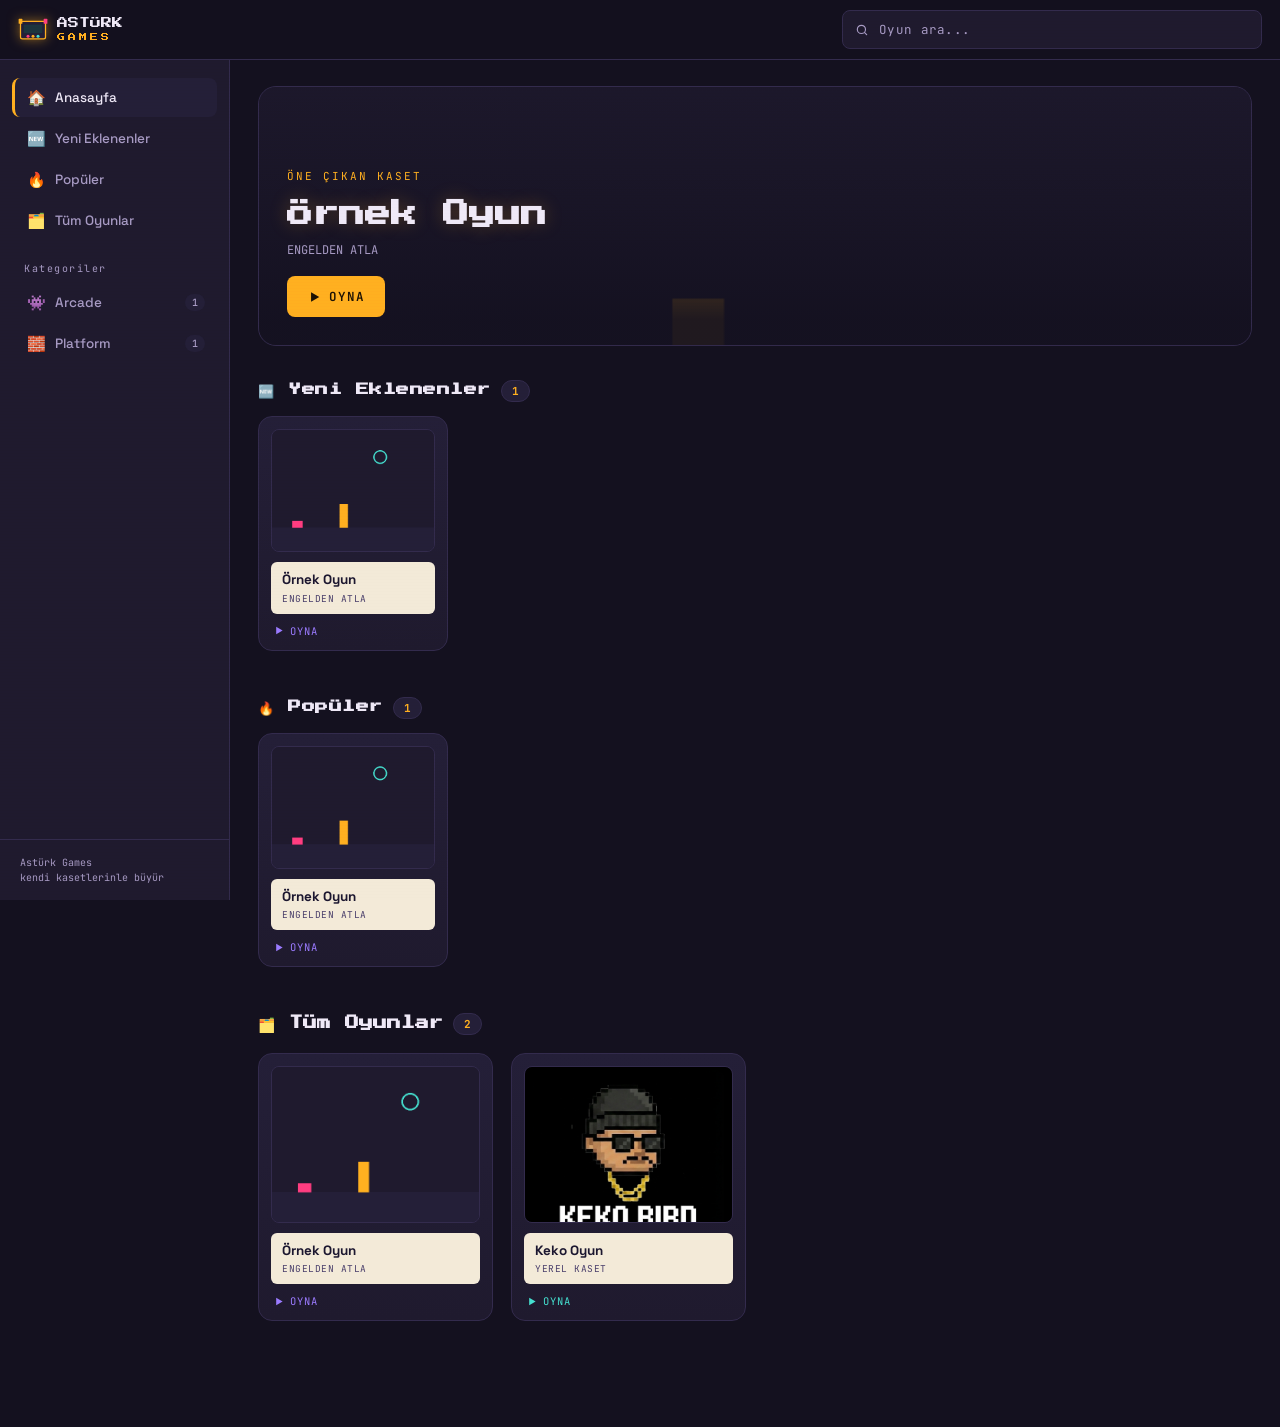
<file: index.html>
<!DOCTYPE html>
<html lang="tr">
<head>
<meta charset="UTF-8">
<meta name="viewport" content="width=device-width, initial-scale=1.0">
<title>Astürk Games</title>
<link rel="icon" href="assets/favicon.svg" type="image/svg+xml">
<link rel="preconnect" href="https://fonts.googleapis.com">
<link rel="preconnect" href="https://fonts.gstatic.com" crossorigin>
<link href="https://fonts.googleapis.com/css2?family=Press+Start+2P&family=Space+Grotesk:wght@400;500;600;700&family=JetBrains+Mono:wght@400;500&display=swap" rel="stylesheet">
<link rel="stylesheet" href="style.css">
</head>
<body>

<div class="scanlines" aria-hidden="true"></div>
<div id="scrim" class="scrim" hidden></div>

<!-- ============ ÜST BAR ============ -->
<header class="topbar">
  <button id="menuToggle" class="menu-toggle" type="button" aria-label="Menüyü aç" aria-expanded="false">
    <span></span><span></span><span></span>
  </button>

  <a class="logo" href="#" data-nav="home">
    <svg class="logo-mark" viewBox="0 0 48 48" fill="none" xmlns="http://www.w3.org/2000/svg" aria-hidden="true">
      <rect x="4" y="10" width="40" height="28" rx="3" fill="var(--panel-2)" stroke="var(--marquee)" stroke-width="2"/>
      <rect x="9" y="15" width="30" height="14" rx="1.5" fill="var(--bg-void)"/>
      <rect x="9" y="15" width="30" height="14" rx="1.5" fill="var(--cyan)" opacity="0.18"/>
      <circle cx="16" cy="34" r="2.4" fill="var(--neon)"/>
      <circle cx="24" cy="34" r="2.4" fill="var(--marquee)"/>
      <circle cx="32" cy="34" r="2.4" fill="var(--cyan)"/>
      <rect x="1" y="6" width="6" height="8" rx="1" fill="var(--marquee)"/>
      <rect x="41" y="6" width="6" height="8" rx="1" fill="var(--neon)"/>
    </svg>
    <span class="logo-word">ASTÜRK<span class="logo-word-accent">GAMES</span></span>
  </a>

  <div class="topbar-search">
    <svg viewBox="0 0 24 24" width="14" height="14" fill="none" aria-hidden="true"><circle cx="11" cy="11" r="7" stroke="currentColor" stroke-width="2"/><path d="m20 20-3.5-3.5" stroke="currentColor" stroke-width="2" stroke-linecap="round"/></svg>
    <input id="searchInput" type="text" placeholder="Oyun ara..." autocomplete="off">
  </div>
</header>

<div class="layout" id="layoutShell">

  <!-- ============ SOL MENÜ ============ -->
  <aside id="sidebar" class="sidebar">
    <nav class="side-nav">
      <ul class="nav-group">
        <li><a href="#" class="nav-link" data-nav="home"><span class="nav-icon">🏠</span>Anasayfa</a></li>
        <li><a href="#" class="nav-link" data-nav="new"><span class="nav-icon">🆕</span>Yeni Eklenenler</a></li>
        <li><a href="#" class="nav-link" data-nav="popular"><span class="nav-icon">🔥</span>Popüler</a></li>
        <li><a href="#" class="nav-link" data-nav="all"><span class="nav-icon">🗂️</span>Tüm Oyunlar</a></li>
      </ul>

      <p class="nav-heading">Kategoriler</p>
      <ul id="categoryNav" class="nav-group nav-group--categories">
        <!-- script.js tarafından games.js'dan otomatik doldurulur -->
      </ul>
    </nav>

    <div class="sidebar-footer">
      <span>Astürk Games</span>
      <span class="sidebar-footer-sub">kendi kasetlerinle büyür</span>
    </div>
  </aside>

  <!-- ============ ANA İÇERİK ============ -->
  <main id="view-library" class="content">

    <section id="heroSection" class="hero" hidden>
      <div class="hero-media" id="heroMedia"></div>
      <div class="hero-info">
        <span class="hero-eyebrow">ÖNE ÇIKAN KASET</span>
        <h1 id="heroTitle" class="hero-title">—</h1>
        <p id="heroTag" class="hero-tag"></p>
        <button id="heroPlayBtn" class="play-btn" type="button">
          <svg viewBox="0 0 24 24" width="14" height="14" fill="none" aria-hidden="true"><path d="M7 4v16l14-8L7 4Z" fill="currentColor"/></svg>
          OYNA
        </button>
      </div>
    </section>

    <div id="sections"><!-- satırlar / grid script.js tarafından buraya render edilir --></div>

    <div id="emptyState" class="empty-state" hidden>
      <div class="empty-slot" aria-hidden="true"></div>
      <p id="emptyText"><strong>Raf boş.</strong> <code>games/</code> klasörüne bir oyun ekleyip <code>games.js</code>’a kaydını düşünce burada belirir.</p>
    </div>
  </main>
</div>

<!-- ============ OYUN OYNATICI ============ -->
<section id="view-player" class="player-view" hidden>
  <div class="player-bar">
    <button id="backBtn" class="eject-btn" type="button">
      <svg viewBox="0 0 24 24" width="16" height="16" fill="none" aria-hidden="true"><path d="M12 5 4 15h16L12 5Z" fill="currentColor"/><rect x="4" y="18" width="16" height="2.5" rx="1" fill="currentColor"/></svg>
      ÇIKAR
    </button>
    <div class="player-meta">
      <span id="playerTitle" class="player-title">—</span>
      <span id="playerPath" class="player-path"></span>
    </div>
    <button id="fullscreenBtn" class="fs-btn" type="button" title="Tam ekran">⛶</button>
  </div>
  <div class="crt-frame">
    <iframe id="gameFrame" title="Oyun ekranı" allow="gamepad; fullscreen; autoplay" allowfullscreen></iframe>
  </div>
</section>

<script src="games.js"></script>
<script src="script.js"></script>
</body>
</html>
</file>
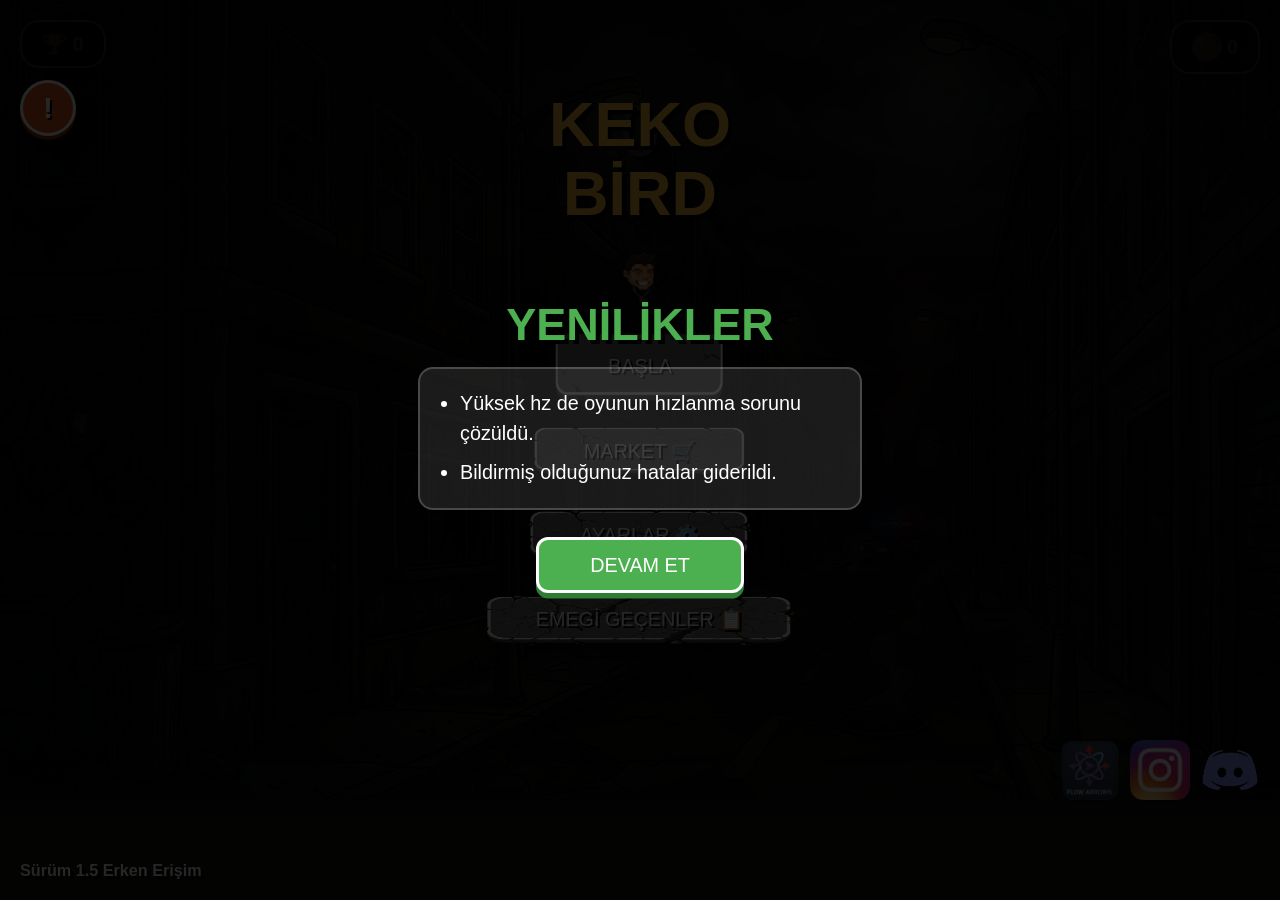
<file: games/keko-oyun/index.html>
<!DOCTYPE html>
<html lang="tr">
<head>
    <meta charset="UTF-8">
    <meta name="viewport" content="width=device-width, initial-scale=1.0, maximum-scale=1.0, user-scalable=no">
    <title>Keko Bird - Sürüm 1.5</title>
    <link rel="icon" type="image/png" href="icon.png">

    <style>
        /* --- CSS STİLLERİ --- */
        body { 
            margin: 0; padding: 0; width: 100vw; height: 100vh; 
            background-color: #222; font-family: 'Arial Black', sans-serif; 
            overflow: hidden; user-select: none; touch-action: none; 
            -webkit-tap-highlight-color: transparent; 
        }
        
        #game-container { 
            position: relative; width: 100%; height: 100%; 
            background-color: #70c5ce; overflow: hidden; 
        }
        
        canvas { 
            display: block; width: 100%; height: 100%; 
            transform: translate3d(0,0,0); will-change: transform;
        }

        .ui-layer { 
            position: absolute; top: 0; left: 0; width: 100%; height: 100%; 
            pointer-events: none; display: flex; flex-direction: column; 
            justify-content: center; align-items: center; z-index: 20; 
            transition: opacity 0.3s ease; 
        }
        .hidden { display: none !important; }
        .fade-out { opacity: 0; pointer-events: none; }
        
        #start-screen, #game-over-screen, #shop-screen, #settings-screen, #pause-screen, #about-screen, #warning-screen, #update-screen { 
            background: rgba(0,0,0,0.85); pointer-events: auto; 
        }
        #start-screen { justify-content: flex-start; padding-top: 10vh; }
        #splash-screen { background-color: #000; z-index: 100; pointer-events: auto; }
        #warning-screen { z-index: 150; }
        #update-screen { z-index: 160; } /* Yenilikler ekranı en üstte çıksın */

        h1 { color: #f4bd39; font-size: 7vh; text-shadow: 4px 4px 0 #000; margin: 0 0 2vh 0; text-align: center; line-height: 1.1; }
        #game-over-screen h1, #pause-screen h1 { color: #ff5252; font-size: 5vw; max-font-size: 30px; margin-bottom: 4vh; padding: 0 20px; }
        
        @keyframes floatBird {
            0% { transform: translateY(0px) rotate(0deg); }
            50% { transform: translateY(-15px) rotate(2deg); }
            100% { transform: translateY(0px) rotate(0deg); }
        }
        #menu-bird-display {
            width: 12vh; height: auto; margin-bottom: 2vh;
            filter: drop-shadow(0 5px 5px rgba(0,0,0,0.5)); 
            animation: floatBird 2s ease-in-out infinite; 
            will-change: transform; 
        }

        /* Genel Buton Stili */
        button { 
            padding: 1.5vh 4vw; font-size: 2.2vh; color: white; border: 3px solid #fff; 
            cursor: pointer; border-radius: 12px; text-transform: uppercase; 
            font-family: 'Arial Black', sans-serif; margin: 0.8vh; 
            transition: transform 0.1s; pointer-events: auto; min-width: 180px; 
            background: #e05513; box-shadow: 0 0.6vh 0 #8a3208;
        }
        button:active { transform: translateY(0.5vh); box-shadow: none !important; }
        
        /* --- RESİMLİ BUTONLAR (ANA MENÜ) --- */
        #btn-start, #btn-market, #btn-settings, #btn-about {
            background-color: transparent !important; border: none !important; box-shadow: none !important;
            display: flex; justify-content: center; align-items: center;
            text-shadow: 2px 2px 0 #000; background-repeat: no-repeat; background-position: center;
            min-height: 70px; min-width: 200px;
        }
        #btn-start:active, #btn-market:active, #btn-settings:active, #btn-about:active { transform: scale(0.95); }

        #btn-start { background-image: url('baslama_butonu.png'); background-size: 160% 120%; }
        #btn-market { background-image: url('market_butonu.png'); background-size: 137% 150%; }
        #btn-settings { background-image: url('ayarlar_butonu.png'); background-size: 137% 150%; }
        #btn-about { background-image: url('eg_butonu.png'); background-size: 137% 150%; }

        /* --- GERİ DÖN BUTONLARI --- */
        #btn-back-settings, #btn-back-shop, #btn-back-about {
            background-color: transparent !important; border: none !important; box-shadow: none !important;
            display: flex; justify-content: center; align-items: center;
            text-shadow: 2px 2px 0 #000; background-repeat: no-repeat; background-position: center;
            min-height: 60px; min-width: 180px;
        }
        #btn-back-settings:active, #btn-back-shop:active, #btn-back-about:active { transform: scale(0.95); }

        #btn-back-settings { background-image: url('Ayarlar_gr.png'); background-size: 150% 280%; }
        #btn-back-shop { background-image: url('Market_gr.png'); background-size: 150% 300%; }
        #btn-back-about { background-image: url('Emek_gr.png'); background-size: 150% 300%; }

        /* --- KAYBETME EKRANI BUTONLARI --- */
        #btn-retry, #btn-home-over, #btn-market-over {
            background-color: transparent !important; border: none !important; box-shadow: none !important;
            display: flex; justify-content: center; align-items: center;
            text-shadow: 2px 2px 0 #000; background-repeat: no-repeat; background-position: center;
            min-height: 60px; min-width: 180px;
        }
        #btn-retry:active, #btn-home-over:active, #btn-market-over:active { transform: scale(0.95); }

        #btn-retry { background-image: url('kb_tekrar.png'); background-size: 137% 150%; }
        #btn-home-over { background-image: url('kb_mn.png'); background-size: 137% 150%; }
        #btn-market-over { background-image: url('kb_mt.png'); background-size: 137% 150%; }

        /* --- DURAKLATMA MENÜSÜ BUTONLARI (YENİ) --- */
        #btn-resume, #btn-home-pause {
            background-color: transparent !important; border: none !important; box-shadow: none !important;
            display: flex; justify-content: center; align-items: center;
            text-shadow: 2px 2px 0 #000; background-repeat: no-repeat; background-position: center;
            min-height: 60px; min-width: 180px;
        }
        #btn-resume:active, #btn-home-pause:active { transform: scale(0.95); }

        /* Devam Et */
        #btn-resume { background-image: url('dr_dr.png'); background-size: 137% 100%; }
        
        /* Menüye Dön (Pause) */
        #btn-home-pause { background-image: url('dr_mn.png'); background-size: 137% 150%; }

        /* --- DURDURMA BUTONU (OYUN İÇİ) --- */
        #pause-btn { 
            top: 80px; left: 20px; 
            background-color: transparent !important; 
            border: none !important; 
            box-shadow: none !important; 
            border-radius: 0 !important;
            background-image: url('Durdurma_bt.png');
            background-size: 150% 100%;
            background-repeat: no-repeat;
            background-position: center;
            display: block; 
            z-index: 30;
            width: 60px; height: 60px; 
        }
        #pause-btn:active { transform: scale(0.95); }

        /* Diğer Renkli Butonlar */
        .btn-green { background: #4caf50; box-shadow: 0 0.6vh 0 #2e7d32; }
        .btn-blue { background: #2196F3; box-shadow: 0 0.6vh 0 #0b5fa5; }
        .btn-gray { background: #607D8B; box-shadow: 0 0.6vh 0 #455A64; }
        
        .icon-btn { position: absolute; width: 50px; height: 50px; cursor: pointer; z-index: 50; transition: transform 0.1s; pointer-events: auto; }
        .icon-btn:active { transform: scale(0.9); }
        .icon-btn img { width: 100%; height: 100%; object-fit: contain; filter: drop-shadow(0 2px 0 rgba(0,0,0,0.5)); }
        
        #discord-btn { bottom: 100px; right: 20px; width: 60px; height: 60px; }
        #instagram-btn { bottom: 100px; right: 90px; width: 60px; height: 60px; }
        #flow-btn { bottom: 100px; right: 160px; width: 60px; height: 60px; }

        /* --- BİLGİ BUTONU (SOL ÜST) --- */
        #info-btn { top: 80px; left: 20px; width: 50px; height: 50px; z-index: 40;}
        .info-circle {
            background: #e05513; color: white; border: 3px solid white;
            border-radius: 50%; width: 100%; height: 100%;
            display: flex; justify-content: center; align-items: center;
            font-size: 30px; font-weight: bold; box-shadow: 0 4px 0 #8a3208;
            text-shadow: 2px 2px 0 #000;
        }

        .box-panel { background: rgba(255,255,255,0.1); padding: 20px; border-radius: 15px; text-align: center; width: 85%; max-width: 400px; border: 2px solid rgba(255,255,255,0.2); margin-bottom: 20px; }
        .hud-score { position: absolute; top: 20px; font-size: 20px; color: #fff; background: rgba(0,0,0,0.6); padding: 10px 20px; border-radius: 20px; border: 2px solid #fff; z-index: 15; font-weight: bold; }
        #total-coins-display { right: 20px; color: #ffeb3b; display: flex; align-items: center; gap: 5px; } 
        #high-score-display { left: 20px; }
        #score-board { position: absolute; top: 10%; width: 100%; text-align: center; font-size: 8vh; color: white; text-shadow: 4px 4px 0 #000; z-index: 10; pointer-events: none; }

        .setting-item { display: flex; flex-direction: column; align-items: center; margin-bottom: 15px; width: 100%; }
        .setting-label { color:white; font-size: 2vh; margin-bottom: 5px; text-shadow: 1px 1px 0 #000; }
        input[type=range] { -webkit-appearance: none; width: 90%; height: 10px; background: #ddd; border-radius: 5px; outline: none; border: 2px solid #543847; margin-top: 10px; }
        input[type=range]::-webkit-slider-thumb { -webkit-appearance: none; appearance: none; width: 25px; height: 25px; background: #e05513; cursor: pointer; border-radius: 50%; border: 2px solid #fff; }

        .shop-grid { display: grid; grid-template-columns: repeat(2, 1fr); gap: 2vh; max-height: 50vh; overflow-y: auto; padding: 2vh; background: rgba(255,255,255,0.1); border-radius: 15px; width: 90%; max-width: 600px; }
        .shop-item { background: #ded895; border: 3px solid #543847; border-radius: 10px; padding: 1vh; display: flex; flex-direction: column; align-items: center; position: relative; }
        .shop-item img { width: 80%; height: auto; object-fit: contain; margin-bottom: 1vh; }
        .selected-badge { position: absolute; top: -10px; right: -10px; background: #f44336; color: white; width: 30px; height: 30px; line-height: 30px; text-align: center; border-radius: 50%; border: 2px solid white; display: none; z-index: 5; font-weight: bold; }
        .shop-item.active { border-color: #f44336; box-shadow: 0 0 15px #f44336; }
        .shop-item.active .selected-badge { display: block; }

        .splash-bg { position: absolute; top: 0; left: 0; width: 100%; height: 100%; background: #222; z-index: -1; }
        #splash-screen img { width: 50%; max-width: 250px; margin-bottom: 30px; animation: breathe 3s infinite ease-in-out; }
        .loader-container { width: 60%; max-width: 300px; height: 10px; background-color: rgba(255,255,255,0.2); border-radius: 10px; overflow: hidden; margin-bottom: 10px; border: 1px solid rgba(255,255,255,0.3); }
        .loader-bar { height: 100%; width: 0%; background: linear-gradient(90deg, #e05513, #f4bd39); border-radius: 10px; transition: width 0.2s ease-out; }

        .role-title { color: #f4bd39; font-size: 2.5vh; font-weight: bold; margin-bottom: 5px; text-decoration: underline; text-shadow: 2px 2px 0 #000; }
        .name { color: white; font-size: 2.5vh; font-weight: bold; text-shadow: 1px 1px 0 #000; }
        
        .version-text {
            position: fixed; 
            bottom: 20px;    
            left: 20px;
            color: #ffffff; 
            font-size: 1.8vh; 
            font-family: 'Arial Black', sans-serif;
            font-weight: bold;
            pointer-events: none;
            text-shadow: 3px 3px 0 #000;
            z-index: 99999;
        }

        .coin-icon {
            width: 30px;
            height: auto;
            vertical-align: middle;
            filter: drop-shadow(0 2px 0 rgba(0,0,0,0.5));
        }

        @keyframes breathe { 0%, 100% { transform: scale(1); } 50% { transform: scale(1.05); } }
    </style>
</head>
<body>

    <div id="game-container">
        <canvas id="gameCanvas"></canvas>
        
        <div id="total-coins-display" class="hud-score">
            <img src="50kuruş1.png" class="coin-icon" alt="Para"> 
            <span id="total-coins">0</span>
        </div>
        
        <div id="high-score-display" class="hud-score">🏆 <span id="high-score">0</span></div>
        <div id="score-board">0</div>

        <div id="pause-btn" class="icon-btn hidden" onclick="togglePause()"></div>

        <div id="info-btn" class="icon-btn hidden" onclick="openWarning()">
            <div class="info-circle">!</div>
        </div>

        <div id="splash-screen" class="ui-layer">
            <div class="splash-bg"></div>
            <img src="logo.png" alt="Logo" onerror="this.style.display='none'">
            <div class="loader-container"><div class="loader-bar" id="loader-bar"></div></div>
            <div class="loading-text" id="loading-text">YÜKLENİYOR...</div>
        </div>

        <div id="start-screen" class="ui-layer hidden">
            <h1>KEKO<br>BİRD</h1>
            <img id="menu-bird-display" src="kus1.png" alt="Seçili Karakter">
            
            <button id="btn-start" onclick="startGame()">BAŞLA</button>
            <button id="btn-market" onclick="openShop()">MARKET 🛒</button>
            <button id="btn-settings" onclick="openSettings()">AYARLAR ⚙️</button>
            <button id="btn-about" onclick="openAbout()">EMEGİ GEÇENLER 📋</button>
            
            <div class="version-text">Sürüm 1.5 Erken Erişim</div>
        </div>
        
        <a href="https://discord.gg/la-town-835857029426839572" target="_blank" class="icon-btn" id="discord-btn">
            <img src="discord.png" alt="Discord" onerror="this.style.display='none'">
        </a>
        <a href="https://www.instagram.com/asturk_game?igsh=eDVpNGljbnUxNDk=" target="_blank" class="icon-btn" id="instagram-btn">
            <img src="instagram.png" alt="Instagram" onerror="this.style.display='none'">
        </a>
        <a href="https://play.google.com/store/apps/details?id=flow.arrows&pcampaignid=web_share" target="_blank" class="icon-btn" id="flow-btn">
            <img src="flow.png" alt="Flow Arrows" onerror="this.style.display='none'">
        </a>

        <div id="update-screen" class="ui-layer hidden">
            <h1 style="font-size: 5vh; color: #4caf50; margin-bottom: 2vh;">YENİLİKLER</h1>
            <div class="box-panel" style="font-size: 2.2vh; color: white; line-height: 1.5; font-family: 'Arial Black', sans-serif; text-align: left;">
                <ul style="padding-left: 20px; margin: 0;">
                    <li style="margin-bottom: 10px;">Yüksek hz de oyunun hızlanma sorunu çözüldü.</li>
                    <li>Bildirmiş olduğunuz hatalar giderildi.</li>
                </ul>
            </div>
            <button class="btn-green" onclick="closeUpdate()">DEVAM ET</button>
        </div>

        <div id="warning-screen" class="ui-layer hidden">
            <h1 style="font-size: 5vh; color: #f4bd39; margin-bottom: 2vh;">BİLGİLENDİRME</h1>
            <div class="box-panel" style="font-size: 2.2vh; color: white; line-height: 1.5; font-family: 'Arial Black', sans-serif;">
                Oyunumuz daha erken erişim olduğu için hatalarla karşılaşmanız normal.<br><br>
                Hataları ve düşüncelerinizi bize Instagram'dan iletmeyi unutmayın!
            </div>
            <button class="btn-green" onclick="closeWarning()">ANLADIM</button>
        </div>

        <div id="pause-screen" class="ui-layer hidden">
            <h1 id="txt-pause-title">BAŞARAMADIK ABİ</h1>
            <button id="btn-resume" onclick="togglePause()">DEVAM ET ▶</button>
            <button id="btn-home-pause" onclick="resetGame()">MENÜYE DÖN 🏠</button>
        </div>

        <div id="settings-screen" class="ui-layer hidden">
            <h1 id="txt-settings-title">AYARLAR</h1>
            <div class="box-panel">
                <div class="setting-item">
                    <div id="lbl-sfx" class="setting-label">ZIPLAMA SESİ</div>
                    <button id="sfx-btn" class="btn-green" onclick="toggleJumpMute()">AÇIK 🔊</button>
                    <input type="range" id="slider-jump" min="0" max="1" step="0.1" value="1" oninput="setJumpVolume(this.value)">
                </div>
                <div class="setting-item">
                    <div id="lbl-sound" class="setting-label">ÖLÜM SESİ</div>
                    <button id="sound-btn" class="btn-green" onclick="toggleDeathMute()">AÇIK 🔊</button>
                    <input type="range" id="slider-death" min="0" max="1" step="0.1" value="1" oninput="setDeathVolume(this.value)">
                </div>
                <div class="setting-item">
                    <div id="lbl-lang" class="setting-label">DİL / LANGUAGE</div>
                    <button id="lang-btn" class="btn-blue" onclick="toggleLanguage()">TÜRKÇE 🇹🇷</button>
                </div>
            </div>
            <button id="btn-back-settings" onclick="closeSettings()">GERİ DÖN</button>
        </div>

        <div id="about-screen" class="ui-layer hidden">
            <h1 id="txt-team-title">EKİP</h1>
            <div class="box-panel">
                <div id="lbl-producer" class="role-title">YAPIMCI</div>
                <div class="name">Yusuf Ayan</div>
            </div>
            <button id="btn-back-about" onclick="closeAbout()">GERİ DÖN</button>
        </div>

        <div id="game-over-screen" class="ui-layer hidden">
            <h1 id="txt-gameover-title">BAŞARAMADIK ABİ</h1>
            <div class="box-panel">
                <div id="lbl-score" style="color:#e05513; font-size:1.5vh;">BU TUR SKORU</div>
                <div style="font-size:5vh; color:#fff;" id="final-score">0</div>
                <div style="margin:10px 0; border-bottom:2px dashed #543847;"></div>
                <div id="lbl-total-coins" style="color:#e05513; font-size:1.5vh;">TOPLAM 50 KURUŞUN</div>
                
                <div style="font-size:3vh; color:#fff; display: flex; align-items: center; justify-content: center; gap: 5px;">
                    <img src="50kuruş2.png" class="coin-icon" alt="Para"> 
                    <span id="final-total-coins">0</span>
                </div>
                
            </div>
            <button id="btn-retry" onclick="retryGame()">TEKRAR</button>
            <button id="btn-home-over" class="btn-gray" onclick="resetGame()">MENÜYE DÖN 🏠</button>
            <button id="btn-market-over" class="btn-green" onclick="openShop()">MARKET 🛒</button>
        </div>

        <div id="shop-screen" class="ui-layer hidden">
            <h1 id="txt-shop-title">KUŞLAR</h1>
            <div style="color:white; margin-bottom:2vh;"><span id="lbl-shop-coins">50 KURUŞLARIN:</span> <span id="shop-coins">0</span></div>
            <div class="shop-grid" id="shop-container"></div>
            <button id="btn-back-shop" onclick="closeShop()">GERİ DÖN</button>
        </div>
    </div>

    <script>
        const UI = {
            canvas: document.getElementById('gameCanvas'),
            discordBtn: document.getElementById('discord-btn'),
            instagramBtn: document.getElementById('instagram-btn'),
            flowBtn: document.getElementById('flow-btn'),
            infoBtn: document.getElementById('info-btn'),
            pauseBtn: document.getElementById('pause-btn'),
            menuBird: document.getElementById('menu-bird-display'),
            screens: {
                splash: document.getElementById('splash-screen'),
                start: document.getElementById('start-screen'),
                gameOver: document.getElementById('game-over-screen'),
                shop: document.getElementById('shop-screen'),
                settings: document.getElementById('settings-screen'),
                pause: document.getElementById('pause-screen'),
                about: document.getElementById('about-screen'),
                warning: document.getElementById('warning-screen'),
                update: document.getElementById('update-screen') // Yeni Ekran eklendi
            },
            text: {
                totalCoins: document.getElementById('total-coins'),
                highScore: document.getElementById('high-score'),
                scoreBoard: document.getElementById('score-board'),
                finalScore: document.getElementById('final-score'),
                finalTotalCoins: document.getElementById('final-total-coins'),
                shopCoins: document.getElementById('shop-coins'),
                loaderBar: document.getElementById('loader-bar'),
                loadingText: document.getElementById('loading-text')
            },
            settings: {
                soundBtn: document.getElementById('sound-btn'),
                sfxBtn: document.getElementById('sfx-btn'),
                sliderJump: document.getElementById('slider-jump'),
                sliderDeath: document.getElementById('slider-death'),
                langBtn: document.getElementById('lang-btn')
            }
        };

        const ctx = UI.canvas.getContext('2d', { alpha: false });
        
        let hitSound = new Audio();
        let jumpSound = new Audio();

        // FPS Sabitleyici Değişkenler
        let lastTime = 0;
        const fpsInterval = 1000 / 60; // Saniyede 60 Kare (60 FPS) sabitlendi

        let settings = {
            isJumpMuted: localStorage.getItem('isJumpMuted') === 'true',
            isDeathMuted: localStorage.getItem('isDeathMuted') === 'true',
            jumpVolume: parseFloat(localStorage.getItem('jumpVolume')) || 1.0,
            deathVolume: parseFloat(localStorage.getItem('deathVolume')) || 1.0,
            lang: localStorage.getItem('flappyLang') || 'tr'
        };

        const birdsData = [
            { id: 0, name: "genç keko", price: 0, src: "kus1.png" },
            { id: 1, name: "yaşlı keko", price: 20, src: "kus2.png" },
            { id: 2, name: "dayı keko", price: 50, src: "kus3.png" },
            { id: 3, name: "havalı keko", price: 100, src: "kus4.png" },
            { id: 4, name: "bedel adam", price: 150, src: "kus5.png" },
            { id: 5, name: "tırrek", price: 200, src: "kus6.png" },
            { id: 6, name: "dızzcı", price: 250, src: "kus7.png" },
            { id: 7, name: "zengin göt", price: 300, src: "kus8.png" }
        ];

        let state = {
            frames: 0,
            score: 0,
            totalCoins: parseInt(localStorage.getItem('flappyTotalCoins')) || 0,
            highScore: parseInt(localStorage.getItem('flappyHighScore')) || 0,
            unlockedBirds: JSON.parse(localStorage.getItem('flappyUnlockedBirds')) || [true, false, false, false, false, false, false, false],
            selectedBird: parseInt(localStorage.getItem('flappySelectedBird')) || 0,
            isRunning: false,
            isGameOver: false,
            isPaused: false
        };

        UI.text.highScore.innerText = state.highScore;
        UI.text.totalCoins.innerText = state.totalCoins;

        const bgImg = new Image(); 
        const birdImg = new Image();
        const pipeImg = new Image(); 

        const translations = {
            tr: {
                start: "BAŞLA", market: "MARKET 🛒", settings: "AYARLAR ⚙️", settingsTitle: "AYARLAR", soundLabel: "ÖLÜM SESİ", sfxLabel: "ZIPLAMA SESİ", langLabel: "DİL / LANGUAGE", soundOn: "AÇIK 🔊", soundOff: "KAPALI 🔇", back: "GERİ DÖN", failTitle: "BAŞARAMADIK ABİ", scoreLabel: "BU TUR SKORU", totalCoinsLabel: "TOPLAM 50 KURUŞUN ", retry: "TEKRAR", menuHome: "MENÜYE DÖN 🏠", resume: "DEVAM ET ▶", shopTitle: "KUŞLAR", shopCoins: "50 KURUŞLARIN:", buy: "SATIN AL", select: "SEÇ", selected: "SEÇİLDİ", loading1: "MEKAN HAZIRLANIYOR...", loading2: "ZARLAR ATILIYOR...", teamTitle: "EKİP", producer: "YAPIMCI", about: "EMEGİ GEÇENLER 📋"
            },
            en: {
                start: "START", market: "SHOP 🛒", settings: "SETTINGS ⚙️", settingsTitle: "SETTINGS", soundLabel: "DEATH SOUND", sfxLabel: "JUMP SOUND", langLabel: "LANGUAGE / DİL", soundOn: "ON 🔊", soundOff: "OFF 🔇", back: "BACK", failTitle: "MISSION FAILED", scoreLabel: "SCORE", totalCoinsLabel: "TOTAL CASH", retry: "RETRY", menuHome: "MAIN MENU 🏠", resume: "RESUME ▶", shopTitle: "BIRDS", shopCoins: "Cash:", buy: "BUY", select: "SELECT", selected: "SELECTED", loading1: "PREPARING...", loading2: "ROLLING DICE...", teamTitle: "TEAM", producer: "DEVELOPER", about: "CREDITS 📋"
            }
        };

        const assetSources = [
            { type: 'img', src: 'arkaplan.png' },
            { type: 'img', src: 'boru.png' },
            { type: 'img', src: 'logo.png', optional: true },
            { type: 'img', src: 'Durdurma_bt.png', optional: true },
            { type: 'img', src: 'discord.png', optional: true },
            { type: 'img', src: 'instagram.png', optional: true },
            { type: 'img', src: 'flow.png', optional: true },
            { type: 'img', src: 'baslama_butonu.png', optional: true },
            { type: 'img', src: 'market_butonu.png', optional: true },
            { type: 'img', src: 'ayarlar_butonu.png', optional: true },
            { type: 'img', src: 'eg_butonu.png', optional: true },
            { type: 'img', src: 'Ayarlar_gr.png', optional: true },
            { type: 'img', src: 'Market_gr.png', optional: true },
            { type: 'img', src: 'Emek_gr.png', optional: true },
            { type: 'img', src: 'kb_tekrar.png', optional: true },
            { type: 'img', src: 'kb_mn.png', optional: true },
            { type: 'img', src: 'kb_mt.png', optional: true },
            { type: 'img', src: 'dr_dr.png', optional: true },
            { type: 'img', src: 'dr_mn.png', optional: true },
            
            { type: 'img', src: 'kus1.png' },
            { type: 'img', src: 'kus2.png' },
            { type: 'img', src: 'kus3.png' },
            { type: 'img', src: 'kus4.png' },
            { type: 'img', src: 'kus5.png' },
            { type: 'img', src: 'kus6.png' },
            { type: 'img', src: 'kus7.png' },
            { type: 'img', src: 'kus8.png' },
            { type: 'audio', src: 'ses.mp3', obj: hitSound, optional: true },
            { type: 'audio', src: 'dokunma.mp3', obj: jumpSound, optional: true }
        ];

        let loadedCount = 0;
        const totalAssets = assetSources.length;
        let gameStarted = false; 

        function handleSplash() {
            resizeCanvas();
            UI.discordBtn.classList.add('hidden'); 
            UI.instagramBtn.classList.add('hidden');
            UI.flowBtn.classList.add('hidden');
            UI.infoBtn.classList.add('hidden');
            updateTexts();

            assetSources.forEach(asset => {
                if (asset.type === 'img') {
                    const img = new Image();
                    img.onload = () => { checkProgress(asset.src, true); };
                    img.onerror = () => { 
                        console.warn(asset.src + " yüklenemedi, ama devam ediliyor.");
                        checkProgress(asset.src, false); 
                    };
                    img.src = asset.src;
                    
                    if(asset.src === 'arkaplan.png') bgImg.src = asset.src;
                    if(asset.src === 'boru.png') pipeImg.src = asset.src; 
                    if(asset.src === birdsData[state.selectedBird].src) birdImg.src = asset.src;
                } 
                else if (asset.type === 'audio') {
                    if(asset.obj) {
                        asset.obj.src = asset.src;
                        asset.obj.oncanplaythrough = () => { checkProgress(asset.src, true); asset.obj.oncanplaythrough = null; };
                        asset.obj.onerror = () => { 
                            console.warn(asset.src + " ses dosyası bulunamadı.");
                            checkProgress(asset.src, false); 
                        };
                        asset.obj.load(); 
                    } else {
                        checkProgress(asset.src, true);
                    }
                }
            });

            setTimeout(() => {
                if (!gameStarted) {
                    console.log("Zaman aşımı! Oyun zorla başlatılıyor...");
                    startActualGame();
                }
            }, 5000);
        }

        function checkProgress(src, success) {
            loadedCount++;
            const percent = Math.floor((loadedCount / totalAssets) * 100);
            
            if (UI.text.loaderBar) UI.text.loaderBar.style.width = percent + '%';
            
            const t = translations[settings.lang];
            if (percent > 30) UI.text.loadingText.innerText = t.loading1;
            if (percent > 70) UI.text.loadingText.innerText = t.loading2;

            if (loadedCount >= totalAssets) {
                setTimeout(startActualGame, 200);
            }
        }

        function startActualGame() {
            if (gameStarted) return;
            gameStarted = true;

            resetGame(true); 
            UI.screens.splash.classList.add('fade-out');
            setTimeout(() => {
                UI.screens.splash.classList.add('hidden');
                UI.screens.start.classList.remove('hidden');
                UI.discordBtn.classList.remove('hidden');
                UI.instagramBtn.classList.remove('hidden');
                UI.flowBtn.classList.remove('hidden');
                UI.infoBtn.classList.remove('hidden');
                updateBirdImage(); 
                
                // YENİ: Sürüm kontrolü ve Güncelleme Notları Gösterimi
                const currentVersion = '1.5';
                const savedVersion = localStorage.getItem('kekoBirdVersion');
                
                if (savedVersion !== currentVersion) {
                    // Kullanıcı güncellemeyi ilk defa açıyor
                    localStorage.setItem('kekoBirdVersion', currentVersion);
                    openUpdate();
                } else {
                    // Daha önce güncelleme notlarını görmüş, direkt uyarı ekranını aç
                    openWarning();
                }
                
            }, 500);
        }

        // YENİ EKLENEN GÜNCELLEME EKRANI FONKSİYONLARI
        function openUpdate() { UI.screens.update.classList.remove('hidden'); }
        function closeUpdate() { 
            UI.screens.update.classList.add('hidden'); 
            // Yenilikler ekranı kapandıktan sonra standart erken erişim uyarısını da göster
            openWarning(); 
        }

        function openWarning() { UI.screens.warning.classList.remove('hidden'); }
        function closeWarning() { UI.screens.warning.classList.add('hidden'); }

        function resizeCanvas() { 
            UI.canvas.width = window.innerWidth; 
            UI.canvas.height = window.innerHeight; 
            pipes.h = UI.canvas.height * 0.8; 
        }

        function updateBirdImage() { 
            birdImg.src = birdsData[state.selectedBird].src;
            if(UI.menuBird) UI.menuBird.src = birdsData[state.selectedBird].src;
        }

        function toggleLanguage() { settings.lang = settings.lang === 'tr' ? 'en' : 'tr'; localStorage.setItem('flappyLang', settings.lang); updateTexts(); }
        function toggleDeathMute() { settings.isDeathMuted = !settings.isDeathMuted; localStorage.setItem('isDeathMuted', settings.isDeathMuted); updateTexts(); }
        function toggleJumpMute() { settings.isJumpMuted = !settings.isJumpMuted; localStorage.setItem('isJumpMuted', settings.isJumpMuted); updateTexts(); }
        function setJumpVolume(val) { settings.jumpVolume = val; if(jumpSound) jumpSound.volume = val; localStorage.setItem('jumpVolume', val); }
        function setDeathVolume(val) { settings.deathVolume = val; if(hitSound) hitSound.volume = val; localStorage.setItem('deathVolume', val); }

        function updateTexts() {
            const t = translations[settings.lang];
            const ids = {
                'btn-start': t.start, 'btn-market': t.market, 'btn-settings': t.settings, 'txt-settings-title': t.settingsTitle,
                'lbl-sound': t.soundLabel, 'lbl-sfx': t.sfxLabel, 'lbl-lang': t.langLabel, 'btn-back-settings': t.back,
                'txt-gameover-title': t.failTitle, 'txt-pause-title': t.failTitle, 'lbl-score': t.scoreLabel,
                'lbl-total-coins': t.totalCoinsLabel, 'btn-retry': t.retry, 'btn-market-over': t.market, 'btn-resume': t.resume,
                'btn-home-pause': t.menuHome, 'btn-home-over': t.menuHome,
                'txt-shop-title': t.shopTitle, 'lbl-shop-coins': t.shopCoins, 'btn-back-shop': t.back,
                'btn-about': t.about, 'txt-team-title': t.teamTitle, 'lbl-producer': t.producer, 'btn-back-about': t.back
            };
            for (const [id, text] of Object.entries(ids)) { const el = document.getElementById(id); if (el) el.innerText = text; }

            UI.settings.langBtn.innerText = settings.lang === 'tr' ? "TÜRKÇE 🇹🇷" : "ENGLISH 🇺🇸";
            UI.settings.soundBtn.innerText = settings.isDeathMuted ? t.soundOff : t.soundOn;
            UI.settings.soundBtn.className = settings.isDeathMuted ? "btn-gray" : "btn-green";
            UI.settings.sfxBtn.innerText = settings.isJumpMuted ? t.soundOff : t.soundOn;
            UI.settings.sfxBtn.className = settings.isJumpMuted ? "btn-gray" : "btn-green";
            if (!UI.screens.shop.classList.contains('hidden')) renderShopItems();
        }

        const GRAVITY = 0.25;
        let currentSpeed = 2;

        const bird = {
            x: 50, y: 150, w: 60, h: 48, velocity: 0, jumpStrength: 5.5,
            draw: function() {
                const drawX = Math.floor(this.x); const drawY = Math.floor(this.y);
                if (birdImg.complete && birdImg.naturalHeight !== 0) {
                    ctx.save(); ctx.translate(drawX + this.w/2, drawY + this.h/2);
                    let rotation = Math.min(Math.PI / 4, Math.max(-Math.PI / 4, (this.velocity * 0.1)));
                    ctx.rotate(rotation); ctx.drawImage(birdImg, -this.w/2, -this.h/2, this.w, this.h); ctx.restore();
                } else {
                    ctx.fillStyle = "#ffeb3b"; ctx.fillRect(drawX, drawY, this.w, this.h);
                    ctx.strokeStyle = "#000"; ctx.strokeRect(drawX, drawY, this.w, this.h);
                }
            },
            update: function() {
                this.velocity += GRAVITY; this.y += this.velocity;
                if (this.y + this.h >= UI.canvas.height - fg.h) { 
                    this.y = UI.canvas.height - fg.h - this.h; 
                    if(hitSound && !settings.isDeathMuted && hitSound.readyState >= 2) hitSound.play().catch(e => {}); 
                    gameOver(); 
                }
                if (this.y < 0) { this.y = 0; this.velocity = 0; }
            },
            jump: function() {
                if(state.isGameOver) return;
                this.velocity = -this.jumpStrength;
                if(jumpSound && !settings.isJumpMuted && jumpSound.readyState >= 2) { jumpSound.currentTime = 0; jumpSound.play().catch(e => {}); }
            }
        };

        const pipes = {
            position: [], w: 400, h: 600, gap: 150, dx: currentSpeed,
            draw: function() {
                for(let i=0; i<this.position.length; i++){
                    let p=this.position[i], topY=p.y, botY=p.y+this.h+this.gap;
                    let drawX = Math.floor(p.x);
                    
                    ctx.save();
                    ctx.translate(drawX + this.w/2, topY + this.h/2);
                    ctx.scale(1, -1);
                    if(pipeImg.complete && pipeImg.naturalHeight !== 0) {
                        ctx.drawImage(pipeImg, -this.w/2, -this.h/2, this.w, this.h);
                    } else {
                        ctx.fillStyle = "#555"; ctx.fillRect(-this.w/2, -this.h/2, this.w, this.h);
                    }
                    ctx.restore();

                    if(pipeImg.complete && pipeImg.naturalHeight !== 0) {
                        ctx.drawImage(pipeImg, drawX, botY, this.w, this.h);
                    } else {
                        ctx.fillStyle = "#555"; ctx.fillRect(drawX, botY, this.w, this.h);
                    }
                }
            },
            update: function() {
                if(state.score < 3) currentSpeed = 2;            
                else if(state.score < 10) currentSpeed = 3;      
                else if(state.score < 20) currentSpeed = 3.5;    
                else if(state.score < 40) currentSpeed = 4.5;    
                else currentSpeed = 5;                           

                this.dx = currentSpeed;
                let spawnRate = Math.floor(110 * (3 / currentSpeed));

                if(state.frames % spawnRate === 0) {
                    let minY = -this.h + 50, maxY = -100 - this.gap;
                    this.position.push({ x: UI.canvas.width, y: Math.floor(Math.random() * (maxY - minY + 1) + minY), passed: false });
                }
                for(let i=0; i<this.position.length; i++){
                    let p=this.position[i]; p.x -= this.dx;

                    let tolerance = 175; 
                    let hitX = bird.x + 10;
                    let hitY = bird.y + 10;
                    let hitW = bird.w - 20;
                    let hitH = bird.h - 20;
                    
                    if (hitX + hitW > p.x + tolerance && hitX < p.x + this.w - tolerance) {
                        let verticalTolerance = 5; 
                        if (hitY < p.y + this.h - verticalTolerance || hitY + hitH > p.y + this.h + this.gap + verticalTolerance) {
                            if(hitSound && !settings.isDeathMuted && hitSound.readyState >= 2) hitSound.play().catch(e => {});
                            gameOver();
                        }
                    }

                    if(p.x + this.w - tolerance < bird.x && !p.passed) { 
                        state.score++; 
                        UI.text.scoreBoard.innerText = state.score; 
                        p.passed = true; 
                    }
                    
                    if(p.x + this.w <= -50) { this.position.shift(); i--; }
                }
            },
            reset: function() { this.position = []; }
        };

        const fg = {
            h: 100, x: 0,
            draw: function() {
                ctx.fillStyle="rgba(150, 145, 100, 1)"; ctx.fillRect(0, UI.canvas.height-this.h, UI.canvas.width, this.h);
                ctx.fillStyle="#555"; ctx.fillRect(0, UI.canvas.height-this.h, UI.canvas.width, 15);
                ctx.strokeStyle="#777"; ctx.lineWidth=2; ctx.beginPath();
                let step = 40; for(let i=0; i<UI.canvas.width/step + 2; i++) { ctx.moveTo(this.x+(i*step), UI.canvas.height-this.h+15); ctx.lineTo(this.x+(i*step)-15, UI.canvas.height); }
                ctx.stroke();
            },
            update: function() { 
                if(state.isRunning) this.x = (this.x - currentSpeed) % 40; 
            }
        };

        // GÜNCELLENMİŞ OYUN DÖNGÜSÜ
        function loop(timestamp) {
            if (!state.isRunning || state.isPaused) return;

            if (!timestamp) timestamp = performance.now();
            let elapsed = timestamp - lastTime;

            if (elapsed > fpsInterval) {
                // Kalan zamanı sıfırlayarak drifti engelle
                lastTime = timestamp - (elapsed % fpsInterval);

                bird.update(); fg.update(); pipes.update();
                if (bgImg.complete) ctx.drawImage(bgImg, 0, 0, UI.canvas.width, UI.canvas.height);
                else { ctx.fillStyle = "#70c5ce"; ctx.fillRect(0, 0, UI.canvas.width, UI.canvas.height); }
                pipes.draw(); fg.draw(); bird.draw();
                state.frames++;
            }
            if(!state.isGameOver) requestAnimationFrame(loop);
        }

        // GÜNCELLENMİŞ DURAKLATMA MANTIĞI
        function togglePause() {
            if (!state.isRunning || state.isGameOver) return;
            state.isPaused = !state.isPaused;
            if (state.isPaused) {
                UI.screens.pause.classList.remove('hidden');
            } else { 
                UI.screens.pause.classList.add('hidden'); 
                lastTime = performance.now(); // Oyuna dönünce zamanlayıcıyı sıfırla
                requestAnimationFrame(loop); 
            }
        }

        // GÜNCELLENMİŞ OYUN BAŞLATMA
        function startGame() {
            UI.screens.start.classList.add('hidden'); 
            UI.discordBtn.classList.add('hidden'); 
            UI.instagramBtn.classList.add('hidden'); 
            UI.flowBtn.classList.add('hidden');
            UI.infoBtn.classList.add('hidden');
            UI.pauseBtn.classList.remove('hidden');
            UI.text.scoreBoard.innerText = "0"; UI.text.scoreBoard.style.display = "block";
            state.isRunning = true; state.isGameOver = false; state.isPaused = false;
            lastTime = performance.now(); // Zamanlayıcıyı başlat
            requestAnimationFrame(loop);
        }

        function resetGame(isInitialLoad = false) {
            currentSpeed = 2; 

            bird.y = UI.canvas.height / 2 - 50; bird.velocity = 0; pipes.reset(); 
            state.score = 0; state.frames = 0; state.isGameOver = false; state.isPaused = false;
            Object.values(UI.screens).forEach(s => s.classList.add('hidden'));
            UI.pauseBtn.classList.add('hidden');
            
            if(isInitialLoad) { 
                UI.screens.start.classList.add('hidden'); 
            } else { 
                UI.screens.start.classList.remove('hidden'); 
                UI.discordBtn.classList.remove('hidden'); 
                UI.instagramBtn.classList.remove('hidden'); 
                UI.flowBtn.classList.remove('hidden');
                UI.infoBtn.classList.remove('hidden');
                updateBirdImage();
            }
            UI.text.scoreBoard.innerText = "0";
            if (bgImg.complete) ctx.drawImage(bgImg, 0, 0, UI.canvas.width, UI.canvas.height);
            fg.draw(); bird.draw();
        }

        function retryGame() {
            resetGame(true); 
            startGame();     
        }

        function gameOver() {
            state.isGameOver = true; state.isRunning = false;
            state.totalCoins += state.score;
            localStorage.setItem('flappyTotalCoins', state.totalCoins);
            UI.text.totalCoins.innerText = state.totalCoins;
            if(state.score > state.highScore) { state.highScore = state.score; localStorage.setItem('flappyHighScore', state.highScore); UI.text.highScore.innerText = state.highScore; }
            UI.text.finalScore.innerText = state.score; UI.text.finalTotalCoins.innerText = state.totalCoins; UI.text.scoreBoard.style.display = "none";
            UI.screens.gameOver.classList.remove('hidden'); 
            UI.discordBtn.classList.remove('hidden'); 
            UI.instagramBtn.classList.remove('hidden'); 
            UI.flowBtn.classList.remove('hidden');
            UI.infoBtn.classList.remove('hidden');
            UI.pauseBtn.classList.add('hidden');
        }

        function openShop() { 
            UI.screens.start.classList.add('hidden'); 
            UI.screens.gameOver.classList.add('hidden'); 
            UI.screens.shop.classList.remove('hidden'); 
            UI.discordBtn.classList.add('hidden'); 
            UI.instagramBtn.classList.add('hidden'); 
            UI.flowBtn.classList.add('hidden');
            UI.infoBtn.classList.add('hidden');
            UI.text.shopCoins.innerText = state.totalCoins; 
            renderShopItems(); 
        }
        function closeShop() { 
            UI.screens.shop.classList.add('hidden'); 
            UI.screens.start.classList.remove('hidden'); 
            UI.discordBtn.classList.remove('hidden'); 
            UI.instagramBtn.classList.remove('hidden'); 
            UI.flowBtn.classList.remove('hidden');
            UI.infoBtn.classList.remove('hidden');
            resetGame(); 
        }
        
        function renderShopItems() {
            const container = document.getElementById('shop-container'); container.innerHTML = "";
            const t = translations[settings.lang];
            birdsData.forEach((item, index) => {
                const isUnlocked = state.unlockedBirds[index]; const isSelected = (state.selectedBird === index);
                const div = document.createElement('div'); div.className = `shop-item ${isSelected ? 'active' : ''}`;
                let buttonHtml = isSelected ? `<button disabled style="background:#888;">${t.selected}</button>` : (isUnlocked ? `<button onclick="selectBird(${index})" class="btn-green">${t.select}</button>` : `<button onclick="buyBird(${index})">${t.buy} (${item.price})</button>`);
                div.innerHTML = `<div class="selected-badge">✓</div><img src="${item.src}" alt="${item.name}"><div style="font-size:1.5vh; font-weight:bold; margin-bottom:5px;">${item.name}</div>${buttonHtml}`;
                container.appendChild(div);
            });
        }
        
        function buyBird(index) { if (state.totalCoins >= birdsData[index].price) { state.totalCoins -= birdsData[index].price; state.unlockedBirds[index] = true; localStorage.setItem('flappyTotalCoins', state.totalCoins); localStorage.setItem('flappyUnlockedBirds', JSON.stringify(state.unlockedBirds)); UI.text.shopCoins.innerText = state.totalCoins; UI.text.totalCoins.innerText = state.totalCoins; renderShopItems(); } else { alert("Yetersiz Puan!"); } }
        function selectBird(index) { state.selectedBird = index; localStorage.setItem('flappySelectedBird', index); updateBirdImage(); renderShopItems(); }
        function openSettings() { UI.screens.start.classList.add('hidden'); UI.screens.settings.classList.remove('hidden'); UI.discordBtn.classList.add('hidden'); UI.instagramBtn.classList.add('hidden'); UI.flowBtn.classList.add('hidden'); UI.infoBtn.classList.add('hidden'); }
        function closeSettings() { UI.screens.settings.classList.add('hidden'); UI.screens.start.classList.remove('hidden'); UI.discordBtn.classList.remove('hidden'); UI.instagramBtn.classList.remove('hidden'); UI.flowBtn.classList.remove('hidden'); UI.infoBtn.classList.remove('hidden'); }
        function openAbout() { UI.screens.start.classList.add('hidden'); UI.screens.about.classList.remove('hidden'); UI.discordBtn.classList.add('hidden'); UI.instagramBtn.classList.add('hidden'); UI.flowBtn.classList.add('hidden'); UI.infoBtn.classList.add('hidden'); }
        function closeAbout() { UI.screens.about.classList.add('hidden'); UI.screens.start.classList.remove('hidden'); UI.discordBtn.classList.remove('hidden'); UI.instagramBtn.classList.remove('hidden'); UI.flowBtn.classList.remove('hidden'); UI.infoBtn.classList.remove('hidden'); }

        window.addEventListener('resize', resizeCanvas);
        window.addEventListener('keydown', e => { if (e.code === 'Space' && state.isRunning && !state.isPaused) bird.jump(); });
        UI.canvas.addEventListener('mousedown', () => { if(state.isRunning && !state.isPaused) bird.jump(); });
        UI.canvas.addEventListener('touchstart', (e) => { e.preventDefault(); if(state.isRunning && !state.isPaused) bird.jump(); }, {passive: false});

        // Başlangıç
        handleSplash();
    </script>
</body>
</html>
</file>
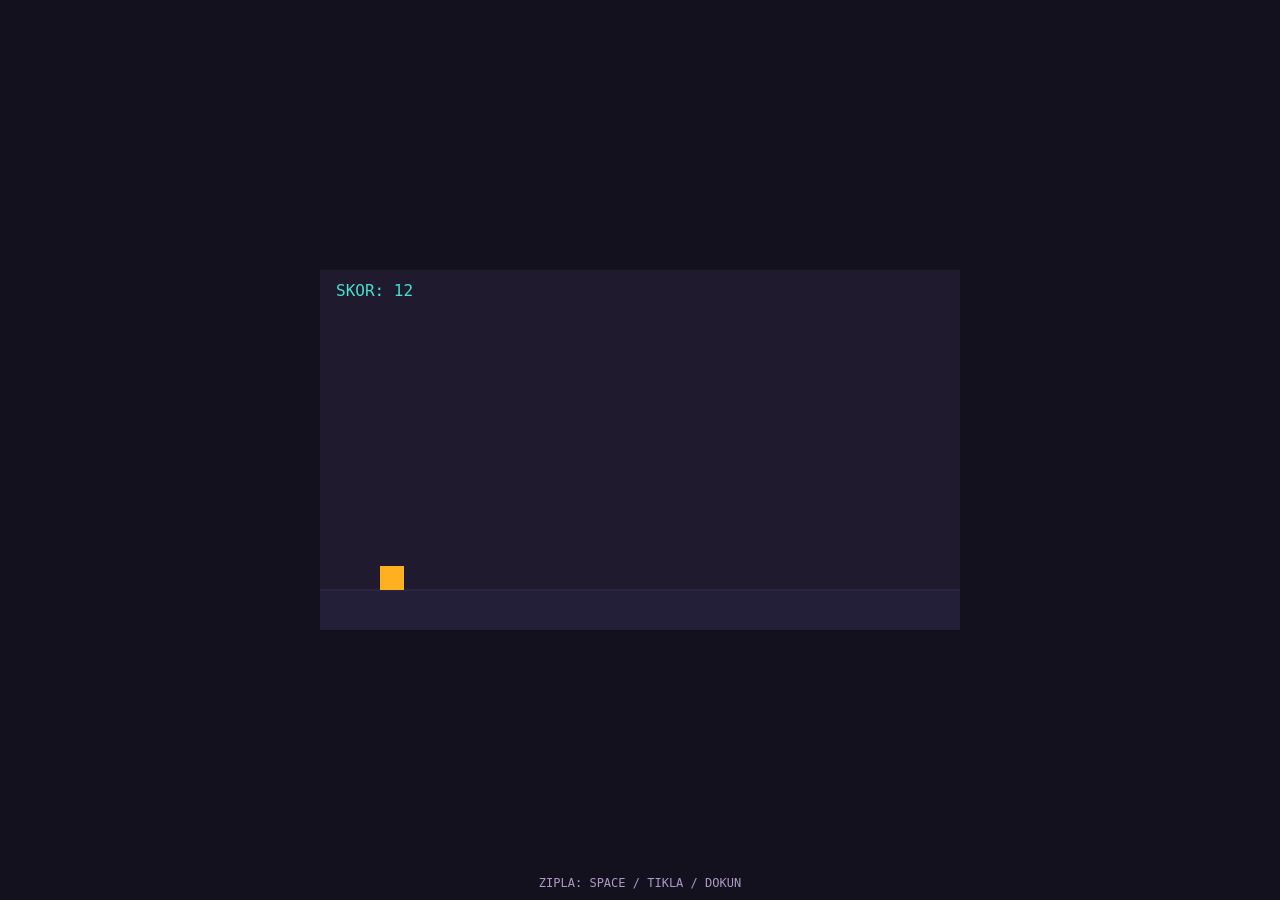
<file: games/ornek-oyun/index.html>
<!DOCTYPE html>
<html lang="tr">
<head>
<meta charset="UTF-8">
<meta name="viewport" content="width=device-width, initial-scale=1.0">
<title>Örnek Oyun</title>
<style>
  html, body { margin:0; height:100%; background:#14111f; display:flex; align-items:center; justify-content:center; font-family:sans-serif; overflow:hidden; }
  canvas { background:#1f1a2e; display:block; touch-action:none; }
  #hint { position:fixed; bottom:10px; left:0; right:0; text-align:center; color:#a89bc4; font-size:12px; font-family:monospace; }
</style>
</head>
<body>
<canvas id="c" width="640" height="360"></canvas>
<div id="hint">ZIPLA: SPACE / TIKLA / DOKUN</div>
<script>
  // Bu dosya, Astürk Games'e eklenecek bir oyunun nasıl görünmesi gerektiğine dair
  // minimal bir örnektir. Kendi oyununuzu bu klasörün yerine koyabilirsiniz;
  // tek şart klasörün içinde bir index.html olması.
  const canvas = document.getElementById('c');
  const ctx = canvas.getContext('2d');
  const W = canvas.width, H = canvas.height;
  const groundY = H - 40;

  let player = { x: 60, y: groundY - 24, w: 24, h: 24, vy: 0, onGround: true };
  let obstacles = [];
  let speed = 5;
  let score = 0;
  let gameOver = false;
  let frame = 0;

  function jump() {
    if (player.onGround && !gameOver) {
      player.vy = -11;
      player.onGround = false;
    } else if (gameOver) {
      restart();
    }
  }

  function restart() {
    player.y = groundY - 24;
    player.vy = 0;
    player.onGround = true;
    obstacles = [];
    speed = 5;
    score = 0;
    gameOver = false;
    frame = 0;
  }

  window.addEventListener('keydown', e => { if (e.code === 'Space') { e.preventDefault(); jump(); } });
  canvas.addEventListener('mousedown', jump);
  canvas.addEventListener('touchstart', e => { e.preventDefault(); jump(); });

  function update() {
    if (gameOver) return;
    frame++;
    player.vy += 0.6;
    player.y += player.vy;
    if (player.y >= groundY - player.h) {
      player.y = groundY - player.h;
      player.vy = 0;
      player.onGround = true;
    }

    if (frame % 70 === 0) {
      obstacles.push({ x: W, y: groundY - 22, w: 16, h: 22 });
    }
    obstacles.forEach(o => o.x -= speed);
    obstacles = obstacles.filter(o => o.x + o.w > 0);

    for (const o of obstacles) {
      if (player.x < o.x + o.w && player.x + player.w > o.x &&
          player.y < o.y + o.h && player.y + player.h > o.y) {
        gameOver = true;
      }
    }

    if (frame % 5 === 0) score++;
    if (frame % 500 === 0) speed += 0.6;
  }

  function draw() {
    ctx.clearRect(0, 0, W, H);

    ctx.fillStyle = '#241f38';
    ctx.fillRect(0, groundY, W, H - groundY);
    ctx.strokeStyle = '#332b4d';
    ctx.beginPath(); ctx.moveTo(0, groundY); ctx.lineTo(W, groundY); ctx.stroke();

    ctx.fillStyle = '#ffb020';
    ctx.fillRect(player.x, player.y, player.w, player.h);

    ctx.fillStyle = '#ff3d81';
    obstacles.forEach(o => ctx.fillRect(o.x, o.y, o.w, o.h));

    ctx.fillStyle = '#45e0d0';
    ctx.font = '16px monospace';
    ctx.fillText('SKOR: ' + score, 16, 26);

    if (gameOver) {
      ctx.fillStyle = 'rgba(20,17,31,0.75)';
      ctx.fillRect(0, 0, W, H);
      ctx.fillStyle = '#efe9f7';
      ctx.textAlign = 'center';
      ctx.font = '20px monospace';
      ctx.fillText('OYUN BİTTİ', W / 2, H / 2 - 10);
      ctx.font = '13px monospace';
      ctx.fillText('Tekrar başlamak için zıpla', W / 2, H / 2 + 16);
      ctx.textAlign = 'left';
    }
  }

  function loop() {
    update();
    draw();
    requestAnimationFrame(loop);
  }
  loop();
</script>
</body>
</html>
</file>
<file: style.css>
/* ============================================================
   ASTÜRK GAMES — token sistemi
   bg-void   : #14111f  gece yarısı salon karanlığı
   panel     : #1f1a2e  raf paneli / sidebar
   panel-2   : #241f38  kaset gövdesi
   marquee   : #ffb020  tabela ampulü (amber)
   neon      : #ff3d81  kabin trim (magenta)
   cyan      : #45e0d0  ekran parıltısı
   paper     : #f3ead8  kaset etiketi (krem)
============================================================ */

:root{
  --bg-void:#14111f;
  --panel:#1f1a2e;
  --panel-2:#241f38;
  --marquee:#ffb020;
  --neon:#ff3d81;
  --cyan:#45e0d0;
  --paper:#f3ead8;
  --ink:#efe9f7;
  --ink-dim:#a89bc4;
  --border:#332b4d;

  --font-display:'Press Start 2P', monospace;
  --font-body:'Space Grotesk', sans-serif;
  --font-mono:'JetBrains Mono', monospace;

  --radius:14px;
  --topbar-h:60px;
  --sidebar-w:230px;
}

*{box-sizing:border-box;}
[hidden]{display:none !important;}
html{scroll-behavior:smooth;}
body{
  margin:0;
  background:var(--bg-void);
  color:var(--ink);
  font-family:var(--font-body);
  min-height:100vh;
}

@media (prefers-reduced-motion: no-preference){
  .scanlines{
    pointer-events:none;
    position:fixed; inset:0; z-index:80;
    background:repeating-linear-gradient(
      to bottom, rgba(0,0,0,0.08) 0px, rgba(0,0,0,0.08) 1px,
      transparent 1px, transparent 3px
    );
    mix-blend-mode:overlay;
    opacity:0.3;
  }
}

code{font-family:var(--font-mono); background:rgba(255,255,255,0.06); padding:2px 6px; border-radius:4px; font-size:0.85em; color:var(--cyan);}
a{color:inherit;}
ul{list-style:none; margin:0; padding:0;}

/* ---------- topbar ---------- */
.topbar{
  position:fixed; top:0; left:0; right:0; height:var(--topbar-h); z-index:50;
  display:flex; align-items:center; gap:16px;
  padding:0 18px;
  background:rgba(20,17,31,0.92);
  backdrop-filter:blur(10px);
  border-bottom:1px solid var(--border);
}
.menu-toggle{
  display:none;
  flex:none; width:34px; height:34px;
  background:none; border:none; cursor:pointer;
  flex-direction:column; align-items:center; justify-content:center; gap:5px;
}
.menu-toggle span{width:20px; height:2px; background:var(--ink); border-radius:2px;}

.logo{display:flex; align-items:center; gap:9px; text-decoration:none; color:var(--ink); flex:none;}
.logo-mark{width:30px; height:30px; flex:none; filter:drop-shadow(0 0 6px rgba(255,176,32,0.5));}
.logo-word{font-family:var(--font-display); font-size:11px; line-height:1.4;}
.logo-word-accent{display:block; color:var(--marquee); font-size:8px; letter-spacing:3px;}

.topbar-search{
  flex:1; max-width:420px; margin-left:auto;
  display:flex; align-items:center; gap:8px;
  background:var(--panel); border:1px solid var(--border); border-radius:8px;
  padding:9px 12px; color:var(--ink-dim);
}
.topbar-search input{
  flex:1; background:none; border:none; outline:none; color:var(--ink);
  font-family:var(--font-mono); font-size:12.5px; letter-spacing:0.3px;
}
.topbar-search input::placeholder{color:var(--ink-dim);}
.topbar-search:focus-within{border-color:var(--marquee);}

/* ---------- layout shell ---------- */
.layout{display:flex; padding-top:var(--topbar-h); min-height:100vh;}

.sidebar{
  position:fixed; top:var(--topbar-h); left:0; bottom:0; width:var(--sidebar-w);
  background:var(--panel); border-right:1px solid var(--border);
  overflow-y:auto;
  display:flex; flex-direction:column; justify-content:space-between;
  z-index:40;
}
.side-nav{padding:18px 12px;}
.nav-group{display:flex; flex-direction:column; gap:2px;}
.nav-group--categories{margin-top:2px;}
.nav-heading{
  font-family:var(--font-mono); font-size:10px; letter-spacing:1.5px; color:var(--ink-dim);
  margin:22px 12px 8px;
}
.nav-link{
  display:flex; align-items:center; gap:10px;
  padding:10px 12px; border-radius:8px;
  text-decoration:none; color:var(--ink-dim);
  font-size:13.5px; font-weight:500;
  border-left:3px solid transparent;
  transition:background .15s ease, color .15s ease;
}
.nav-icon{font-size:15px; width:18px; text-align:center; flex:none;}
.nav-count{
  margin-left:auto; font-family:var(--font-mono); font-size:10px;
  color:var(--ink-dim); background:var(--panel-2); border-radius:999px; padding:2px 7px;
}
.nav-link:hover{background:var(--panel-2); color:var(--ink);}
.nav-link.active{
  background:var(--panel-2); color:var(--ink);
  border-left-color:var(--accent-nav, var(--marquee));
}
.nav-link.active .nav-count{color:var(--accent-nav, var(--marquee));}

.sidebar-footer{
  padding:16px 20px; border-top:1px solid var(--border);
  font-family:var(--font-mono); font-size:10px; color:var(--ink-dim);
  display:flex; flex-direction:column; gap:2px;
}

.scrim{
  position:fixed; inset:0; top:var(--topbar-h); background:rgba(0,0,0,0.5); z-index:35;
}

/* ---------- content ---------- */
.content{
  margin-left:var(--sidebar-w);
  flex:1; min-width:0;
  padding:26px 28px 70px;
}

/* ---------- hero ---------- */
.hero{
  position:relative;
  border-radius:18px; overflow:hidden;
  min-height:260px;
  display:flex; align-items:flex-end;
  margin-bottom:34px;
  border:1px solid var(--border);
  background:linear-gradient(135deg, var(--panel-2), var(--panel));
}
.hero-media{
  position:absolute; inset:0;
  background-size:cover; background-position:center;
  filter:saturate(1.05);
}
.hero-media::after{
  content:"";
  position:absolute; inset:0;
  background:linear-gradient(0deg, rgba(20,17,31,0.95) 10%, rgba(20,17,31,0.55) 55%, rgba(20,17,31,0.25) 100%);
}
.hero-info{position:relative; padding:28px; max-width:560px;}
.hero-eyebrow{
  font-family:var(--font-mono); font-size:11px; letter-spacing:2px; color:var(--marquee);
}
.hero-title{
  font-family:var(--font-display); font-size:clamp(18px,3.4vw,26px);
  line-height:1.5; margin:10px 0 8px;
  text-shadow:0 0 18px rgba(255,176,32,0.25);
}
.hero-tag{font-family:var(--font-mono); font-size:12px; color:var(--ink-dim); margin:0 0 18px;}
.play-btn{
  font-family:var(--font-mono); font-size:12.5px; letter-spacing:1px; font-weight:600;
  background:var(--marquee); color:#1c1204; border:none;
  padding:12px 20px; border-radius:8px; cursor:pointer;
  display:inline-flex; align-items:center; gap:8px;
  transition:transform .12s ease, box-shadow .12s ease;
}
.play-btn:hover{transform:translateY(-2px); box-shadow:0 10px 24px -8px rgba(255,176,32,0.5);}

/* ---------- section rows ---------- */
.row-section{margin-bottom:36px;}
.row-head{display:flex; align-items:baseline; justify-content:space-between; margin-bottom:14px;}
.row-title{
  font-family:var(--font-display); font-size:13px; letter-spacing:0.5px; margin:0;
  display:flex; align-items:center; gap:10px;
}
.count-pill{
  font-family:var(--font-mono); background:var(--panel-2); color:var(--marquee);
  border:1px solid var(--border); border-radius:999px; padding:3px 10px; font-size:11px;
}
.row-scroll{
  display:flex; gap:16px; overflow-x:auto; padding-bottom:10px;
  scroll-snap-type:x proximity;
}
.row-scroll::-webkit-scrollbar{height:6px;}
.row-scroll::-webkit-scrollbar-thumb{background:var(--border); border-radius:6px;}
.row-scroll .cart{min-width:190px; max-width:190px; scroll-snap-align:start;}

/* ---------- grid (kategori / arama / tüm oyunlar) ---------- */
.section-heading{
  font-family:var(--font-display); font-size:14px; margin:0 0 18px;
  display:flex; align-items:center; gap:10px;
}
.grid{
  display:grid;
  grid-template-columns:repeat(auto-fill, minmax(190px, 1fr));
  gap:18px;
}

/* ---------- cartridge card ---------- */
.cart{
  position:relative;
  background:linear-gradient(180deg, var(--panel-2), var(--panel));
  border:1px solid var(--border);
  border-radius:var(--radius);
  padding:12px;
  display:flex; flex-direction:column; gap:10px;
  cursor:pointer;
  transition:transform .18s ease, border-color .18s ease, box-shadow .18s ease;
}
.cart:hover, .cart:focus-visible{
  transform:translateY(-5px);
  border-color:var(--accent, var(--marquee));
  box-shadow:0 14px 30px -14px rgba(0,0,0,0.6), 0 0 0 1px var(--accent, var(--marquee)) inset;
  outline:none;
}
.cart-cover{
  aspect-ratio:4/3;
  border-radius:8px;
  overflow:hidden;
  background:linear-gradient(135deg, rgba(255,255,255,0.06), transparent 60%), var(--bg-void);
  display:flex; align-items:center; justify-content:center;
  border:1px solid var(--border);
}
.cart-cover img{width:100%; height:100%; object-fit:cover; display:block;}
.cart-cover .fallback-initials{
  font-family:var(--font-display); font-size:20px; color:var(--accent, var(--marquee)); opacity:0.85;
}
.cart-label{
  background:var(--paper); color:#1c1730; border-radius:6px; padding:9px 11px;
  display:flex; flex-direction:column; gap:3px;
}
.cart-title{font-weight:700; font-size:13.5px; line-height:1.3;}
.cart-tag{font-family:var(--font-mono); font-size:9.5px; letter-spacing:0.5px; color:#4a3f6b;}
.cart-footer{display:flex; align-items:center; justify-content:space-between; padding:0 2px;}
.cart-play{
  font-family:var(--font-mono); font-size:10.5px; letter-spacing:1px;
  color:var(--accent, var(--marquee)); display:flex; align-items:center; gap:6px;
}
.cart-play svg{width:11px; height:11px;}

/* ---------- empty state ---------- */
.empty-state{
  display:flex; flex-direction:column; align-items:center; text-align:center;
  gap:18px; padding:60px 20px; color:var(--ink-dim);
}
.empty-slot{
  width:120px; height:80px; border:2px dashed var(--border); border-radius:10px;
  background:repeating-linear-gradient(45deg, rgba(255,255,255,0.02) 0 10px, transparent 10px 20px);
}

/* ---------- player ---------- */
.player-view{padding:calc(var(--topbar-h) + 20px) 28px 40px;}
.player-bar{display:flex; align-items:center; gap:16px; padding-bottom:14px; max-width:1120px; margin:0 auto;}
.eject-btn{
  font-family:var(--font-mono); font-size:12px; letter-spacing:1px;
  background:var(--panel-2); color:var(--neon); border:1px solid var(--neon);
  padding:10px 14px; border-radius:8px; cursor:pointer; display:flex; align-items:center; gap:8px;
  transition:background .15s ease, color .15s ease;
}
.eject-btn:hover{background:var(--neon); color:var(--bg-void);}
.player-meta{flex:1; min-width:0; display:flex; flex-direction:column;}
.player-title{font-family:var(--font-display); font-size:13px;}
.player-path{font-family:var(--font-mono); font-size:11px; color:var(--ink-dim); overflow:hidden; text-overflow:ellipsis; white-space:nowrap;}
.fs-btn{
  background:var(--panel-2); border:1px solid var(--border); color:var(--ink);
  width:38px; height:38px; border-radius:8px; cursor:pointer; font-size:16px;
}
.fs-btn:hover{border-color:var(--cyan); color:var(--cyan);}

.crt-frame{
  max-width:1120px; margin:0 auto; padding:14px;
  background:linear-gradient(180deg, #2a2340, #1a1628);
  border-radius:18px; border:1px solid var(--border);
  box-shadow:0 20px 60px -20px rgba(0,0,0,0.7), inset 0 0 0 1px rgba(255,255,255,0.03);
}
.crt-frame iframe{width:100%; aspect-ratio:16/9; border:none; border-radius:10px; background:#000; display:block;}

/* ---------- focus ---------- */
button:focus-visible, a:focus-visible{outline:2px solid var(--cyan); outline-offset:2px;}

/* ---------- responsive ---------- */
@media (max-width: 900px){
  .menu-toggle{display:flex;}
  .logo-word{display:none;}
  .sidebar{
    transform:translateX(-100%);
    transition:transform .2s ease;
    box-shadow:20px 0 40px rgba(0,0,0,0.4);
  }
  .sidebar.open{transform:translateX(0);}
  .content{margin-left:0; padding:20px 16px 60px;}
  .player-view{padding:16px 16px 30px;}
  .row-scroll .cart{min-width:150px; max-width:150px;}
  .grid{grid-template-columns:repeat(auto-fill, minmax(140px, 1fr));}
  .topbar-search{max-width:none;}
}

@media (max-width: 520px){
  .topbar-search .nav-icon{display:none;}
  .hero-info{padding:20px;}
}
</file>
